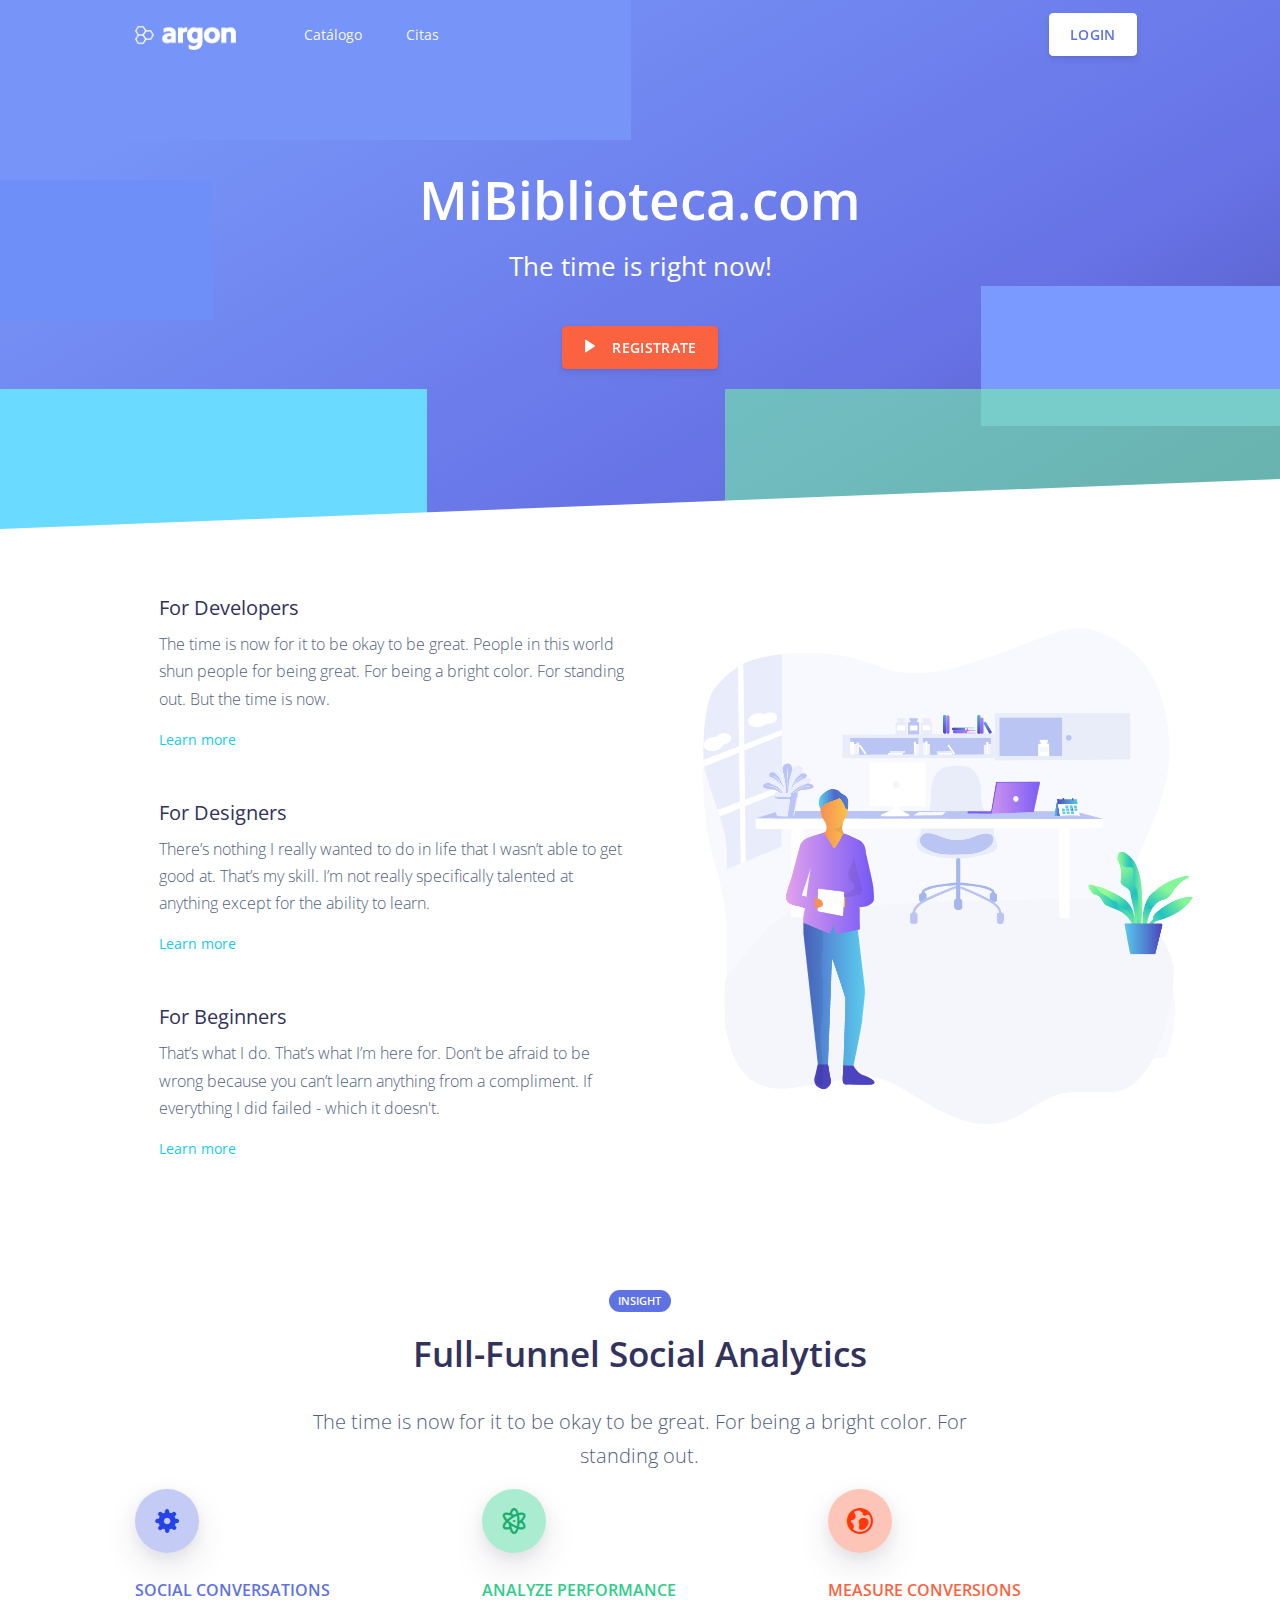
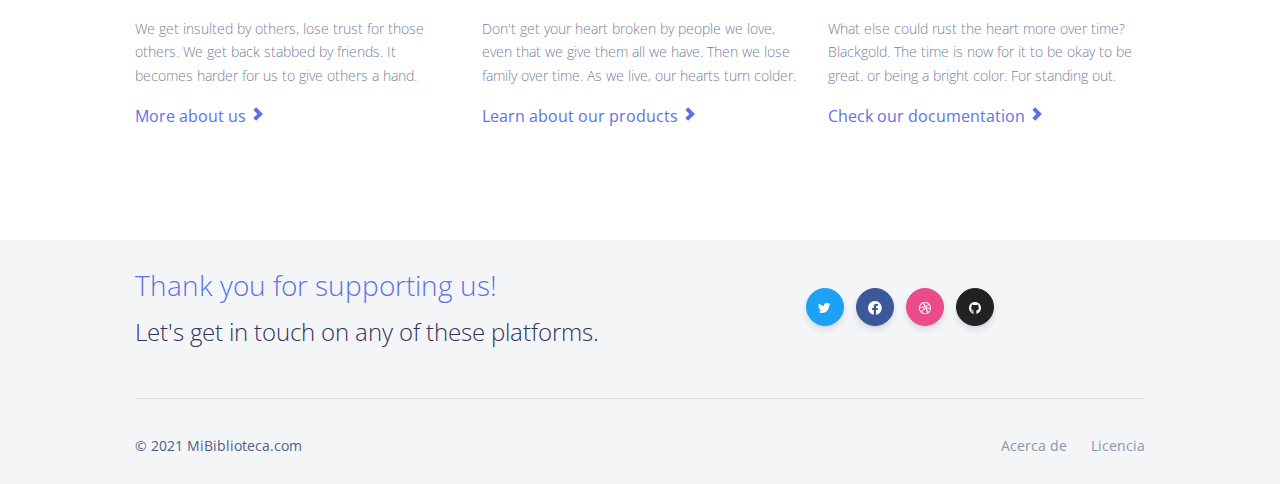
<file: home.html>
<!DOCTYPE html>
<html lang="en">

<head>
  <meta charset="utf-8" />
  <meta name="viewport" content="width=device-width, initial-scale=1, shrink-to-fit=no">
  <link rel="apple-touch-icon" sizes="76x76" href="./assets/img/apple-icon.png">
  <link rel="icon" type="image/png" href="./assets/img/favicon.png">
  <title>
    MiBiblioteca.com
  </title>
  <!--     Fonts and icons     -->
  <link href="https://fonts.googleapis.com/css?family=Open+Sans:300,400,600,700" rel="stylesheet">
  <link href="https://use.fontawesome.com/releases/v5.0.6/css/all.css" rel="stylesheet">
  <!-- Nucleo Icons -->
  <link href="./assets/css/nucleo-icons.css" rel="stylesheet" />
  <link href="./assets/css/nucleo-svg.css" rel="stylesheet" />
  <!-- Font Awesome Icons -->
  <link href="./assets/css/font-awesome.css" rel="stylesheet" />
  <link href="./assets/css/nucleo-svg.css" rel="stylesheet" />
  <!-- CSS Files -->
  <link href="./assets/css/argon-design-system.css?v=1.2.2" rel="stylesheet" />
</head>

<body class="landing-page">
  <!-- Navbar -->
  <nav id="navbar-main" class="navbar navbar-main navbar-expand-lg navbar-transparent navbar-light py-2">
    <div class="container">
      <a class="navbar-brand mr-lg-5" href="index.html">
        <img src="./assets/img/brand/white.png">
      </a>
      <button class="navbar-toggler" type="button" data-toggle="collapse" data-target="#navbar_global" aria-controls="navbar_global" aria-expanded="false" aria-label="Toggle navigation">
        <span class="navbar-toggler-icon"></span>
      </button>
      <div class="navbar-collapse collapse" id="navbar_global">
        <div class="navbar-collapse-header">
          <div class="row">
            <div class="col-6 collapse-brand">
              <a href="./index.html">
                <img src="./assets/img/brand/blue.png">
              </a>
            </div>
            <div class="col-6 collapse-close">
              <button type="button" class="navbar-toggler" data-toggle="collapse" data-target="#navbar_global" aria-controls="navbar_global" aria-expanded="false" aria-label="Toggle navigation">
                <span></span>
                <span></span>
              </button>
            </div>
          </div>
        </div>
        <ul class="navbar-nav navbar-nav-hover align-items-lg-center">
          <li class="nav-item dropdown">
            <a href="#" class="nav-link" data-toggle="dropdown" href="#" role="button">
              <i class="ni ni-ui-04 d-lg-none"></i>
              <span class="nav-link-inner--text">Catálogo</span>
            </a>
            <!-- <div class="dropdown-menu dropdown-menu-xl">
              <div class="dropdown-menu-inner">
                <a href="https://demos.creative-tim.com/argon-design-system/docs/getting-started/overview.html" class="media d-flex align-items-center">
                  <div class="icon icon-shape bg-gradient-primary rounded-circle text-white">
                    <i class="ni ni-spaceship"></i>
                  </div>
                  <div class="media-body ml-3">
                    <h6 class="heading text-primary mb-md-1">Getting started</h6>
                    <p class="description d-none d-md-inline-block mb-0">Learn how to use compiling Scss, change brand colors and more.</p>
                  </div>
                </a>
                <a href="https://demos.creative-tim.com/argon-design-system/docs/foundation/colors.html" class="media d-flex align-items-center">
                  <div class="icon icon-shape bg-gradient-success rounded-circle text-white">
                    <i class="ni ni-palette"></i>
                  </div>
                  <div class="media-body ml-3">
                    <h6 class="heading text-primary mb-md-1">Foundation</h6>
                    <p class="description d-none d-md-inline-block mb-0">Learn more about colors, typography, icons and the grid system we used for .</p>
                  </div>
                </a>
                <a href="https://demos.creative-tim.com/argon-design-system/docs/components/alerts.html" class="media d-flex align-items-center">
                  <div class="icon icon-shape bg-gradient-warning rounded-circle text-white">
                    <i class="ni ni-ui-04"></i>
                  </div>
                  <div class="media-body ml-3">
                    <h5 class="heading text-warning mb-md-1">Components</h5>
                    <p class="description d-none d-md-inline-block mb-0">Browse our 50 beautiful handcrafted components offered in the Free version.</p>
                  </div>
                </a>
              </div>
            </div> -->
          </li>
          <li class="nav-item dropdown">
            <a href="#" class="nav-link" data-toggle="dropdown" href="#" role="button">
              <i class="ni ni-collection d-lg-none"></i>
              <span class="nav-link-inner--text">Citas</span>
            </a>
            <!-- <div class="dropdown-menu">
              <a href="./examples/landing.html" class="dropdown-item">Landing</a>
              <a href="./examples/profile.html" class="dropdown-item">Profile</a>
              <a href="./examples/login.html" class="dropdown-item">Login</a>
              <a href="./examples/register.html" class="dropdown-item">Register</a>
            </div> -->
          </li>
        </ul>
        <ul class="navbar-nav align-items-lg-center ml-lg-auto">
          <li class="nav-item d-none d-lg-block">
            <a href="#" target="_blank" class="btn btn-neutral btn-icon">
              <span class="nav-link-inner--text">Login</span>
            </a>
          </li>
        </ul>
      </div>
    </div>
  </nav>
  <!-- End Navbar -->
  <div class="wrapper">
    <div class="section section-hero section-shaped">
      <div class="shape shape-style-3 shape-default">
        <span class="span-150"></span>
        <span class="span-50"></span>
        <span class="span-50"></span>
        <span class="span-75"></span>
        <span class="span-100"></span>
        <span class="span-75"></span>
        <span class="span-50"></span>
        <span class="span-100"></span>
        <span class="span-50"></span>
        <span class="span-100"></span>
      </div>
      <div class="page-header">
        <div class="container shape-container d-flex align-items-center py-lg">
          <div class="col px-0">
            <div class="row align-items-center justify-content-center">
              <div class="col-lg-6 text-center">
                <h1 class="text-white display-1">MiBiblioteca.com</h1>
                <h2 class="display-4 font-weight-normal text-white">The time is right now!</h2>
                <div class="btn-wrapper mt-4">
                  <a href="https://www.creative-tim.com/product/argon-design-system" class="btn btn-warning btn-icon mt-3 mb-sm-0">
                    <span class="btn-inner--icon"><i class="ni ni-button-play"></i></span>
                    <span class="btn-inner--text">Registrate</span>
                  </a>
                </div>
              </div>
            </div>
          </div>
        </div>
      </div>
      <div class="separator separator-bottom separator-skew zindex-100">
        <svg x="0" y="0" viewBox="0 0 2560 100" preserveAspectRatio="none" version="1.1" xmlns="http://www.w3.org/2000/svg">
          <polygon class="fill-white" points="2560 0 2560 100 0 100"></polygon>
        </svg>
      </div>
    </div>
    <div class="section features-6">
      <div class="container">
        <div class="row align-items-center">
          <div class="col-lg-6">
            <div class="info info-horizontal info-hover-primary">
              <div class="description pl-4">
                <h5 class="title">For Developers</h5>
                <p>The time is now for it to be okay to be great. People in this world shun people for being great. For being a bright color. For standing out. But the time is now.</p>
                <a href="#" class="text-info">Learn more</a>
              </div>
            </div>
            <div class="info info-horizontal info-hover-primary mt-5">
              <div class="description pl-4">
                <h5 class="title">For Designers</h5>
                <p>There’s nothing I really wanted to do in life that I wasn’t able to get good at. That’s my skill. I’m not really specifically talented at anything except for the ability to learn.</p>
                <a href="#" class="text-info">Learn more</a>
              </div>
            </div>
            <div class="info info-horizontal info-hover-primary mt-5">
              <div class="description pl-4">
                <h5 class="title">For Beginners</h5>
                <p>That’s what I do. That’s what I’m here for. Don’t be afraid to be wrong because you can’t learn anything from a compliment. If everything I did failed - which it doesn't.</p>
                <a href="#" class="text-info">Learn more</a>
              </div>
            </div>
          </div>
          <div class="col-lg-6 col-10 mx-md-auto">
            <img class="ml-lg-5" src="./assets/img/ill/ill.png" width="100%">
          </div>
        </div>
      </div>
    </div>
    <div class="section features-1">
      <div class="container">
        <div class="row">
          <div class="col-md-8 mx-auto text-center">
            <span class="badge badge-primary badge-pill mb-3">Insight</span>
            <h3 class="display-3">Full-Funnel Social Analytics</h3>
            <p class="lead">The time is now for it to be okay to be great. For being a bright color. For standing out.</p>
          </div>
        </div>
        <div class="row">
          <div class="col-md-4">
            <div class="info">
              <div class="icon icon-lg icon-shape icon-shape-primary shadow rounded-circle">
                <i class="ni ni-settings-gear-65"></i>
              </div>
              <h6 class="info-title text-uppercase text-primary">Social Conversations</h6>
              <p class="description opacity-8">We get insulted by others, lose trust for those others. We get back stabbed by friends. It becomes harder for us to give others a hand.</p>
              <a href="javascript:;" class="text-primary">More about us
                <i class="ni ni-bold-right text-primary"></i>
              </a>
            </div>
          </div>
          <div class="col-md-4">
            <div class="info">
              <div class="icon icon-lg icon-shape icon-shape-success shadow rounded-circle">
                <i class="ni ni-atom"></i>
              </div>
              <h6 class="info-title text-uppercase text-success">Analyze Performance</h6>
              <p class="description opacity-8">Don't get your heart broken by people we love, even that we give them all we have. Then we lose family over time. As we live, our hearts turn colder.</p>
              <a href="javascript:;" class="text-primary">Learn about our products
                <i class="ni ni-bold-right text-primary"></i>
              </a>
            </div>
          </div>
          <div class="col-md-4">
            <div class="info">
              <div class="icon icon-lg icon-shape icon-shape-warning shadow rounded-circle">
                <i class="ni ni-world"></i>
              </div>
              <h6 class="info-title text-uppercase text-warning">Measure Conversions</h6>
              <p class="description opacity-8">What else could rust the heart more over time? Blackgold. The time is now for it to be okay to be great. or being a bright color. For standing out.</p>
              <a href="javascript:;" class="text-primary">Check our documentation
                <i class="ni ni-bold-right text-primary"></i>
              </a>
            </div>
          </div>
        </div>
      </div>
    </div>
    <br /><br />
    <footer class="footer">
      <div class="container">
        <div class="row row-grid align-items-center mb-5">
          <div class="col-lg-6">
            <h3 class="text-primary font-weight-light mb-2">Thank you for supporting us!</h3>
            <h4 class="mb-0 font-weight-light">Let's get in touch on any of these platforms.</h4>
          </div>
          <div class="col-lg-6 text-lg-center btn-wrapper">
            <button target="_blank" href="https://twitter.com/creativetim" rel="nofollow" class="btn btn-icon-only btn-twitter rounded-circle" data-toggle="tooltip" data-original-title="Follow us">
              <span class="btn-inner--icon"><i class="fa fa-twitter"></i></span>
            </button>
            <button target="_blank" href="https://www.facebook.com/CreativeTim/" rel="nofollow" class="btn-icon-only rounded-circle btn btn-facebook" data-toggle="tooltip" data-original-title="Like us">
              <span class="btn-inner--icon"><i class="fab fa-facebook"></i></span>
            </button>
            <button target="_blank" href="https://dribbble.com/creativetim" rel="nofollow" class="btn btn-icon-only btn-dribbble rounded-circle" data-toggle="tooltip" data-original-title="Follow us">
              <span class="btn-inner--icon"><i class="fa fa-dribbble"></i></span>
            </button>
            <button target="_blank" href="https://github.com/creativetimofficial" rel="nofollow" class="btn btn-icon-only btn-github rounded-circle" data-toggle="tooltip" data-original-title="Star on Github">
              <span class="btn-inner--icon"><i class="fa fa-github"></i></span>
            </button>
          </div>
        </div>
        <hr>
        <div class="row align-items-center justify-content-md-between">
          <div class="col-md-6">
            <div class="copyright">
              &copy; 2021 MiBiblioteca.com
            </div>
          </div>
          <div class="col-md-6">
            <ul class="nav nav-footer justify-content-end">
              <li class="nav-item">
                <a href="" class="nav-link" target="_blank">Acerca de</a>
              </li>
              <li class="nav-item">
                <a href="" class="nav-link" target="_blank">Licencia</a>
              </li>
            </ul>
          </div>
        </div>
      </div>
    </footer>
  </div>
  <!--   Core JS Files   -->
  <script src="./assets/js/core/jquery.min.js" type="text/javascript"></script>
  <script src="./assets/js/core/popper.min.js" type="text/javascript"></script>
  <script src="./assets/js/core/bootstrap.min.js" type="text/javascript"></script>
  <script src="./assets/js/plugins/perfect-scrollbar.jquery.min.js"></script>
  <!--  Plugin for Switches, full documentation here: http://www.jque.re/plugins/version3/bootstrap.switch/ -->
  <script src="./assets/js/plugins/bootstrap-switch.js"></script>
  <!--  Plugin for the Sliders, full documentation here: http://refreshless.com/nouislider/ -->
  <script src="./assets/js/plugins/nouislider.min.js" type="text/javascript"></script>
  <script src="./assets/js/plugins/moment.min.js"></script>
  <script src="./assets/js/plugins/datetimepicker.js" type="text/javascript"></script>
  <script src="./assets/js/plugins/bootstrap-datepicker.min.js"></script>
  <!-- Control Center for Argon UI Kit: parallax effects, scripts for the example pages etc -->
  <script src="./assets/js/argon-design-system.min.js?v=1.2.2" type="text/javascript"></script>
  <script src="https://cdn.trackjs.com/agent/v3/latest/t.js"></script>
</body>

</html>
</file>
<file: assets/css/nucleo-icons.css>
/*--------------------------------

hermes-dashboard-icons Web Font - built using nucleoapp.com
License - nucleoapp.com/license/

-------------------------------- */
@font-face {
  font-family: 'NucleoIcons';
  src: url('../fonts/nucleo-icons.eot');
  src: url('../fonts/nucleo-icons.eot') format('embedded-opentype'), url('../fonts/nucleo-icons.woff2') format('woff2'), url('../fonts/nucleo-icons.woff') format('woff'), url('../fonts/nucleo-icons.ttf') format('truetype'), url('../fonts/nucleo-icons.svg') format('svg');
  font-weight: normal;
  font-style: normal;
}

/*------------------------
    base class definition
-------------------------*/
.ni {
  display: inline-block;
  font: normal normal normal 14px/1 NucleoIcons;
  font-size: inherit;
  text-rendering: auto;
  -webkit-font-smoothing: antialiased;
  -moz-osx-font-smoothing: grayscale;
}

/*------------------------
  change icon size
-------------------------*/
.ni-lg {
  font-size: 1.33333333em;
  line-height: 0.75em;
  vertical-align: -15%;
}

.ni-2x {
  font-size: 2em;
}

.ni-3x {
  font-size: 3em;
}

.ni-4x {
  font-size: 4em;
}

.ni-5x {
  font-size: 5em;
}

/*----------------------------------
  add a square/circle background
-----------------------------------*/
.ni.square,
.ni.circle {
  padding: 0.33333333em;
  vertical-align: -16%;
  background-color: #eee;
}

.ni.circle {
  border-radius: 50%;
}

/*------------------------
  list icons
-------------------------*/
.ni-ul {
  padding-left: 0;
  margin-left: 2.14285714em;
  list-style-type: none;
}

.ni-ul>li {
  position: relative;
}

.ni-ul>li>.ni {
  position: absolute;
  left: -1.57142857em;
  top: 0.14285714em;
  text-align: center;
}

.ni-ul>li>.ni.lg {
  top: 0;
  left: -1.35714286em;
}

.ni-ul>li>.ni.circle,
.ni-ul>li>.ni.square {
  top: -0.19047619em;
  left: -1.9047619em;
}

/*------------------------
  spinning icons
-------------------------*/
.ni.spin {
  -webkit-animation: nc-spin 2s infinite linear;
  -moz-animation: nc-spin 2s infinite linear;
  animation: nc-spin 2s infinite linear;
}

@-webkit-keyframes nc-spin {
  0% {
    -webkit-transform: rotate(0deg);
  }

  100% {
    -webkit-transform: rotate(360deg);
  }
}

@-moz-keyframes nc-spin {
  0% {
    -moz-transform: rotate(0deg);
  }

  100% {
    -moz-transform: rotate(360deg);
  }
}

@keyframes nc-spin {
  0% {
    -webkit-transform: rotate(0deg);
    -moz-transform: rotate(0deg);
    -ms-transform: rotate(0deg);
    -o-transform: rotate(0deg);
    transform: rotate(0deg);
  }

  100% {
    -webkit-transform: rotate(360deg);
    -moz-transform: rotate(360deg);
    -ms-transform: rotate(360deg);
    -o-transform: rotate(360deg);
    transform: rotate(360deg);
  }
}

/*------------------------
  rotated/flipped icons
-------------------------*/
.ni.rotate-90 {
  filter: progid:DXImageTransform.Microsoft.BasicImage(rotation=1);
  -webkit-transform: rotate(90deg);
  -moz-transform: rotate(90deg);
  -ms-transform: rotate(90deg);
  -o-transform: rotate(90deg);
  transform: rotate(90deg);
}

.ni.rotate-180 {
  filter: progid:DXImageTransform.Microsoft.BasicImage(rotation=2);
  -webkit-transform: rotate(180deg);
  -moz-transform: rotate(180deg);
  -ms-transform: rotate(180deg);
  -o-transform: rotate(180deg);
  transform: rotate(180deg);
}

.ni.rotate-270 {
  filter: progid:DXImageTransform.Microsoft.BasicImage(rotation=3);
  -webkit-transform: rotate(270deg);
  -moz-transform: rotate(270deg);
  -ms-transform: rotate(270deg);
  -o-transform: rotate(270deg);
  transform: rotate(270deg);
}

.ni.flip-y {
  filter: progid:DXImageTransform.Microsoft.BasicImage(rotation=0);
  -webkit-transform: scale(-1, 1);
  -moz-transform: scale(-1, 1);
  -ms-transform: scale(-1, 1);
  -o-transform: scale(-1, 1);
  transform: scale(-1, 1);
}

.ni.flip-x {
  filter: progid:DXImageTransform.Microsoft.BasicImage(rotation=2);
  -webkit-transform: scale(1, -1);
  -moz-transform: scale(1, -1);
  -ms-transform: scale(1, -1);
  -o-transform: scale(1, -1);
  transform: scale(1, -1);
}

/*------------------------
    font icons
-------------------------*/

.ni-active-40::before {
  content: "\ea02";
}

.ni-air-baloon::before {
  content: "\ea03";
}

.ni-album-2::before {
  content: "\ea04";
}

.ni-align-center::before {
  content: "\ea05";
}

.ni-align-left-2::before {
  content: "\ea06";
}

.ni-ambulance::before {
  content: "\ea07";
}

.ni-app::before {
  content: "\ea08";
}

.ni-archive-2::before {
  content: "\ea09";
}

.ni-atom::before {
  content: "\ea0a";
}

.ni-badge::before {
  content: "\ea0b";
}

.ni-bag-17::before {
  content: "\ea0c";
}

.ni-basket::before {
  content: "\ea0d";
}

.ni-bell-55::before {
  content: "\ea0e";
}

.ni-bold-down::before {
  content: "\ea0f";
}

.ni-bold-left::before {
  content: "\ea10";
}

.ni-bold-right::before {
  content: "\ea11";
}

.ni-bold-up::before {
  content: "\ea12";
}

.ni-bold::before {
  content: "\ea13";
}

.ni-book-bookmark::before {
  content: "\ea14";
}

.ni-books::before {
  content: "\ea15";
}

.ni-box-2::before {
  content: "\ea16";
}

.ni-briefcase-24::before {
  content: "\ea17";
}

.ni-building::before {
  content: "\ea18";
}

.ni-bulb-61::before {
  content: "\ea19";
}

.ni-bullet-list-67::before {
  content: "\ea1a";
}

.ni-bus-front-12::before {
  content: "\ea1b";
}

.ni-button-pause::before {
  content: "\ea1c";
}

.ni-button-play::before {
  content: "\ea1d";
}

.ni-button-power::before {
  content: "\ea1e";
}

.ni-calendar-grid-58::before {
  content: "\ea1f";
}

.ni-camera-compact::before {
  content: "\ea20";
}

.ni-caps-small::before {
  content: "\ea21";
}

.ni-cart::before {
  content: "\ea22";
}

.ni-chart-bar-32::before {
  content: "\ea23";
}

.ni-chart-pie-35::before {
  content: "\ea24";
}

.ni-chat-round::before {
  content: "\ea25";
}

.ni-check-bold::before {
  content: "\ea26";
}

.ni-circle-08::before {
  content: "\ea27";
}

.ni-cloud-download-95::before {
  content: "\ea28";
}

.ni-cloud-upload-96::before {
  content: "\ea29";
}

.ni-compass-04::before {
  content: "\ea2a";
}

.ni-controller::before {
  content: "\ea2b";
}

.ni-credit-card::before {
  content: "\ea2c";
}

.ni-curved-next::before {
  content: "\ea2d";
}

.ni-delivery-fast::before {
  content: "\ea2e";
}

.ni-diamond::before {
  content: "\ea2f";
}

.ni-email-83::before {
  content: "\ea30";
}

.ni-fat-add::before {
  content: "\ea31";
}

.ni-fat-delete::before {
  content: "\ea32";
}

.ni-fat-remove::before {
  content: "\ea33";
}

.ni-favourite-28::before {
  content: "\ea34";
}

.ni-folder-17::before {
  content: "\ea35";
}

.ni-glasses-2::before {
  content: "\ea36";
}

.ni-hat-3::before {
  content: "\ea37";
}

.ni-headphones::before {
  content: "\ea38";
}

.ni-html5::before {
  content: "\ea39";
}

.ni-istanbul::before {
  content: "\ea3a";
}

.ni-key-25::before {
  content: "\ea3b";
}

.ni-laptop::before {
  content: "\ea3c";
}

.ni-like-2::before {
  content: "\ea3d";
}

.ni-lock-circle-open::before {
  content: "\ea3e";
}

.ni-map-big::before {
  content: "\ea3f";
}

.ni-mobile-button::before {
  content: "\ea40";
}

.ni-money-coins::before {
  content: "\ea41";
}

.ni-note-03::before {
  content: "\ea42";
}

.ni-notification-70::before {
  content: "\ea43";
}

.ni-palette::before {
  content: "\ea44";
}

.ni-paper-diploma::before {
  content: "\ea45";
}

.ni-pin-3::before {
  content: "\ea46";
}

.ni-planet::before {
  content: "\ea47";
}

.ni-ruler-pencil::before {
  content: "\ea48";
}

.ni-satisfied::before {
  content: "\ea49";
}

.ni-scissors::before {
  content: "\ea4a";
}

.ni-send::before {
  content: "\ea4b";
}

.ni-settings-gear-65::before {
  content: "\ea4c";
}

.ni-settings::before {
  content: "\ea4d";
}

.ni-single-02::before {
  content: "\ea4e";
}

.ni-single-copy-04::before {
  content: "\ea4f";
}

.ni-sound-wave::before {
  content: "\ea50";
}

.ni-spaceship::before {
  content: "\ea51";
}

.ni-square-pin::before {
  content: "\ea52";
}

.ni-support-16::before {
  content: "\ea53";
}

.ni-tablet-button::before {
  content: "\ea54";
}

.ni-tag::before {
  content: "\ea55";
}

.ni-tie-bow::before {
  content: "\ea56";
}

.ni-time-alarm::before {
  content: "\ea57";
}

.ni-trophy::before {
  content: "\ea58";
}

.ni-tv-2::before {
  content: "\ea59";
}

.ni-umbrella-13::before {
  content: "\ea5a";
}

.ni-user-run::before {
  content: "\ea5b";
}

.ni-vector::before {
  content: "\ea5c";
}

.ni-watch-time::before {
  content: "\ea5d";
}

.ni-world::before {
  content: "\ea5e";
}

.ni-zoom-split-in::before {
  content: "\ea5f";
}

.ni-collection::before {
  content: "\ea60";
}

.ni-image::before {
  content: "\ea61";
}

.ni-shop::before {
  content: "\ea62";
}

.ni-ungroup::before {
  content: "\ea63";
}

.ni-world-2::before {
  content: "\ea64";
}

.ni-ui-04::before {
  content: "\ea65";
}


/* all icon font classes list here */
</file>
<file: assets/css/nucleo-svg.css>
/* Generated using nucleoapp.com */
/* --------------------------------

Icon colors

-------------------------------- */

.icon {
  display: inline-block;
  /* icon primary color */
  color: #111111;
  height: 1em;
  width: 1em;
}

.icon use {
  /* icon secondary color - fill */
  fill: #7ea6f6;
}

.icon.icon-outline use {
  /* icon secondary color - stroke */
  stroke: #7ea6f6;
}

/* --------------------------------

Change icon size

-------------------------------- */

.icon-xs {
  height: 0.5em;
  width: 0.5em;
}

.icon-sm {
  height: 0.8em;
  width: 0.8em;
}

.icon-lg {
  height: 1.6em;
  width: 1.6em;
}

.icon-xl {
  height: 2em;
  width: 2em;
}

/* -------------------------------- 

Align icon and text 

-------------------------------- */

.icon-text-aligner {
  /* add this class to parent element that contains icon + text */
  display: flex;
  align-items: center;
}

.icon-text-aligner .icon {
  color: inherit;
  margin-right: 0.4em;
}

.icon-text-aligner .icon use {
  color: inherit;
  fill: currentColor;
}

.icon-text-aligner .icon.icon-outline use {
  stroke: currentColor;
}

/* -------------------------------- 

Icon reset values - used to enable color customizations

-------------------------------- */

.icon {
  fill: currentColor;
  stroke: none;
}

.icon.icon-outline {
  fill: none;
  stroke: currentColor;
}

.icon use {
  stroke: none;
}

.icon.icon-outline use {
  fill: none;
}

/* -------------------------------- 

Stroke effects - Nucleo outline icons

- 16px icons -> up to 1px stroke (16px outline icons do not support stroke changes)
- 24px, 32px icons -> up to 2px stroke
- 48px, 64px icons -> up to 4px stroke

-------------------------------- */

.icon-outline.icon-stroke-1 {
  stroke-width: 1px;
}

.icon-outline.icon-stroke-2 {
  stroke-width: 2px;
}

.icon-outline.icon-stroke-3 {
  stroke-width: 3px;
}

.icon-outline.icon-stroke-4 {
  stroke-width: 4px;
}

.icon-outline.icon-stroke-1 use,
.icon-outline.icon-stroke-3 use {
  -webkit-transform: translateX(0.5px) translateY(0.5px);
  -moz-transform: translateX(0.5px) translateY(0.5px);
  -ms-transform: translateX(0.5px) translateY(0.5px);
  -o-transform: translateX(0.5px) translateY(0.5px);
  transform: translateX(0.5px) translateY(0.5px);
}
</file>
